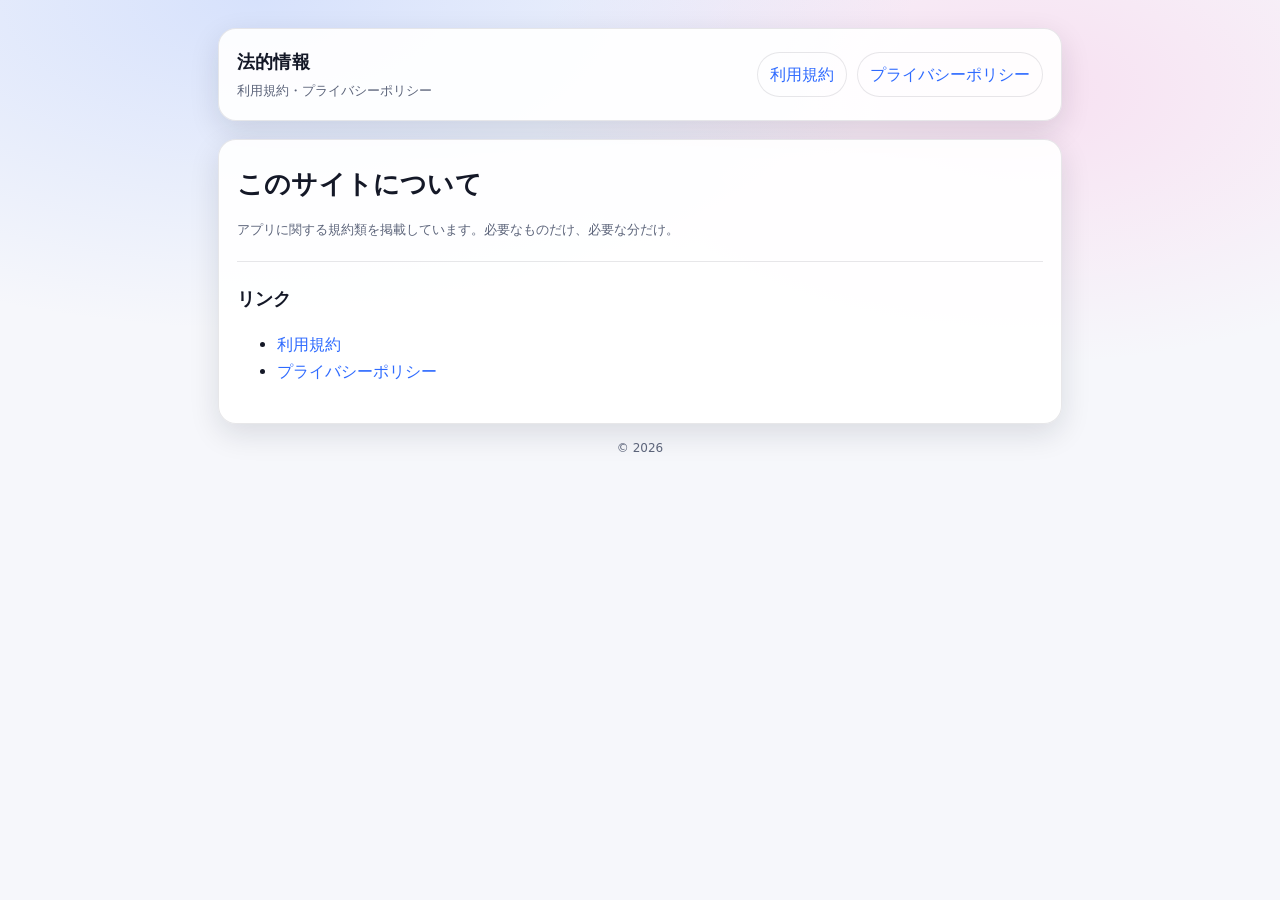
<file: index.html>
<!doctype html>
<html lang="ja">
<head>
  <meta charset="utf-8" />
  <meta name="viewport" content="width=device-width,initial-scale=1" />
  <title>法的情報</title>
  <link rel="stylesheet" href="./style.css">
</head>
<body>
  <div class="container">
    <div class="header">
      <div class="brand">
        <div class="title">法的情報</div>
        <div class="subtitle">利用規約・プライバシーポリシー</div>
      </div>
      <div class="nav">
        <a href="./terms.html">利用規約</a>
        <a href="./privacy.html">プライバシーポリシー</a>
      </div>
    </div>

    <div class="main">
      <h1>このサイトについて</h1>
      <p class="muted">アプリに関する規約類を掲載しています。必要なものだけ、必要な分だけ。</p>

      <hr>

      <h2>リンク</h2>
      <ul>
        <li><a href="./terms.html">利用規約</a></li>
        <li><a href="./privacy.html">プライバシーポリシー</a></li>
      </ul>
    </div>

    <div class="footer">© 2026</div>
  </div>
</body>
</html>
</file>
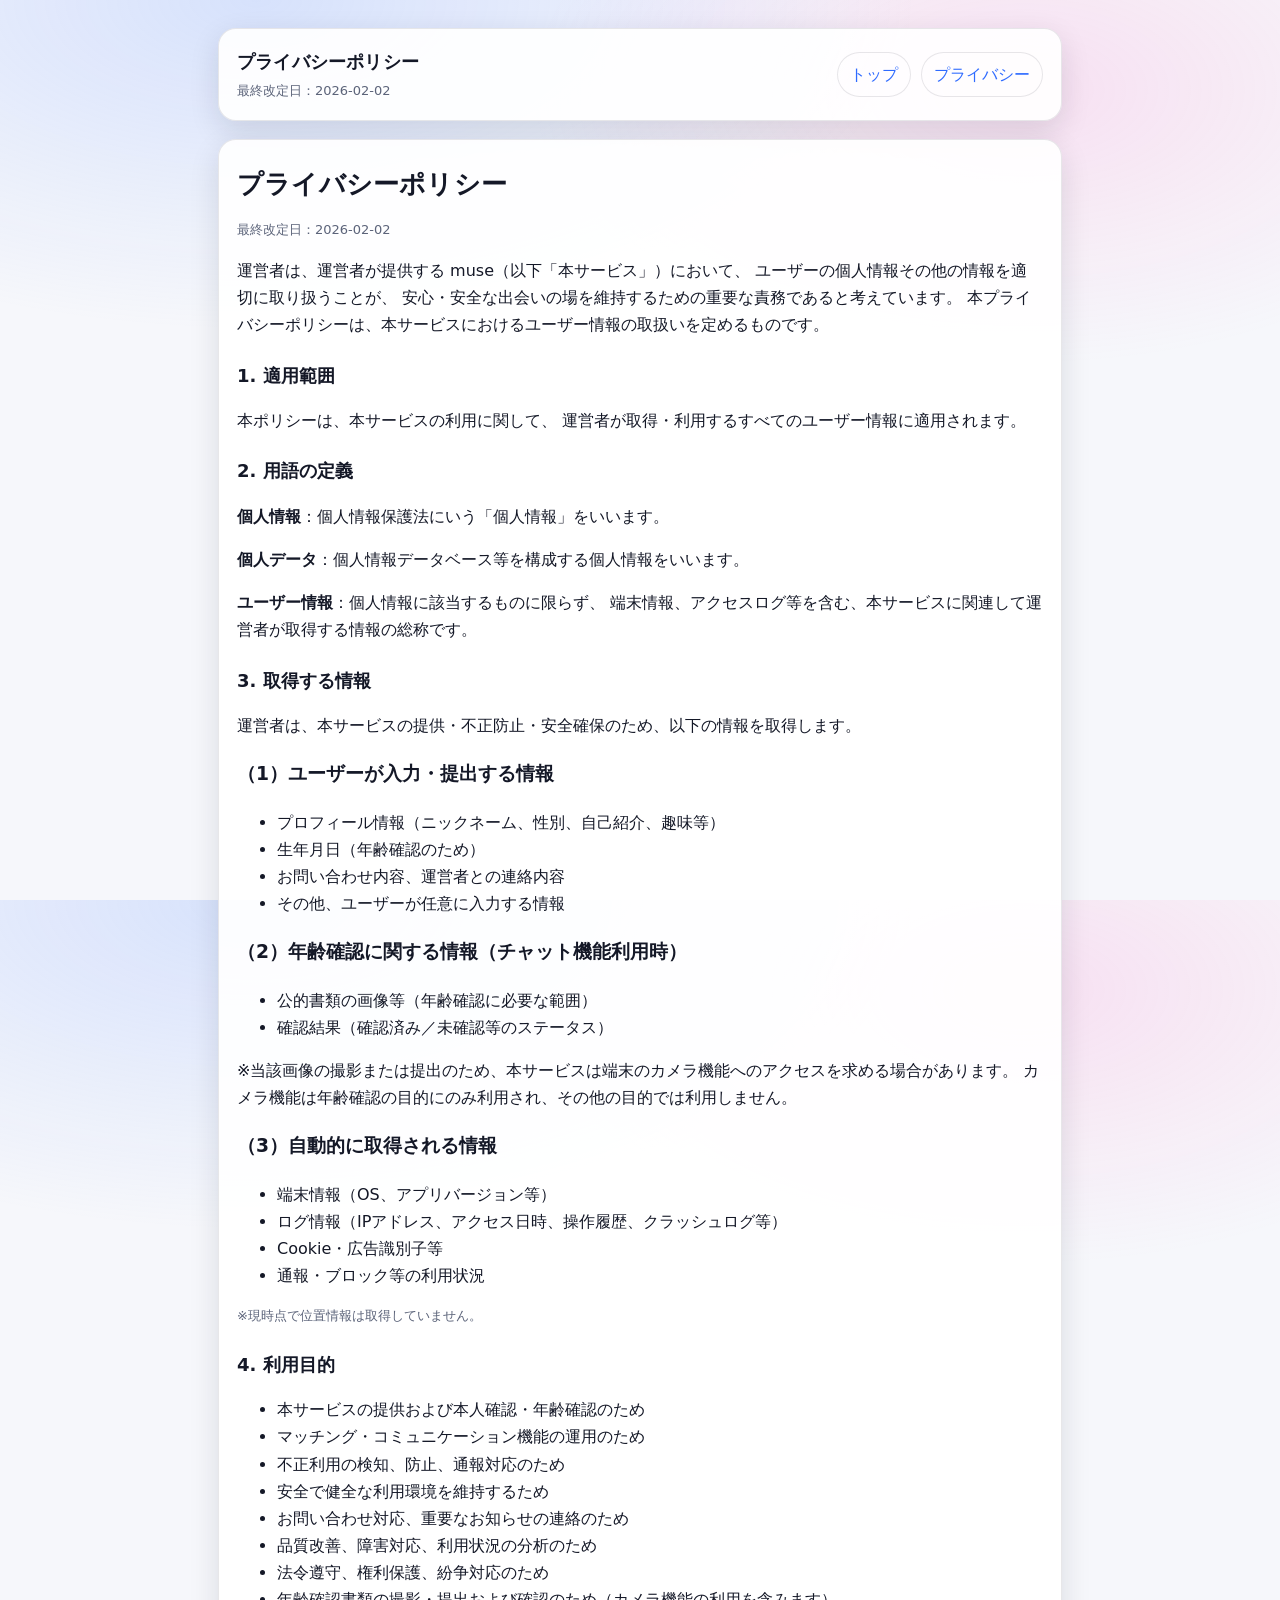
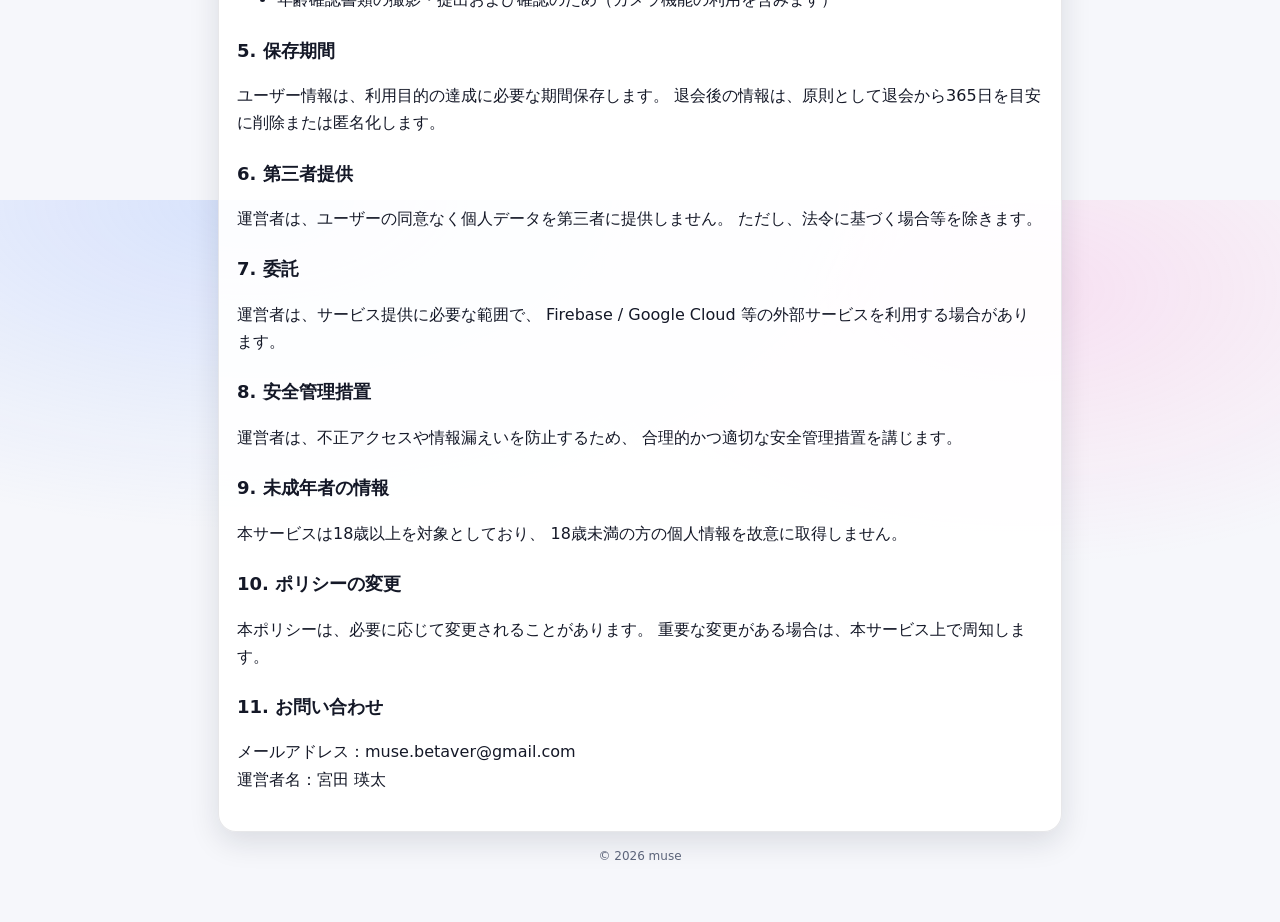
<file: privacy.html>
<!doctype html>
<html lang="ja">
<head>
  <meta charset="utf-8" />
  <meta name="viewport" content="width=device-width,initial-scale=1" />
  <title>プライバシーポリシー</title>
  <link rel="stylesheet" href="./style.css">
</head>
<body>
  <div class="container">
    <div class="header">
      <div class="brand">
        <div class="title">プライバシーポリシー</div>
        <div class="subtitle">最終改定日：2026-02-02</div>
      </div>
      <div class="nav">
        <a href="./index.html">トップ</a>
        <a href="./privacy.html">プライバシー</a>
      </div>
    </div>

    <div class="main">
      <h1>プライバシーポリシー</h1>
      <p class="muted">最終改定日：2026-02-02</p>

      <p>
        運営者は、運営者が提供する muse（以下「本サービス」）において、
        ユーザーの個人情報その他の情報を適切に取り扱うことが、
        安心・安全な出会いの場を維持するための重要な責務であると考えています。
        本プライバシーポリシーは、本サービスにおけるユーザー情報の取扱いを定めるものです。
      </p>

      <h2>1. 適用範囲</h2>
      <p>
        本ポリシーは、本サービスの利用に関して、
        運営者が取得・利用するすべてのユーザー情報に適用されます。
      </p>

      <h2>2. 用語の定義</h2>
      <p><strong>個人情報</strong>：個人情報保護法にいう「個人情報」をいいます。</p>
      <p><strong>個人データ</strong>：個人情報データベース等を構成する個人情報をいいます。</p>
      <p>
        <strong>ユーザー情報</strong>：個人情報に該当するものに限らず、
        端末情報、アクセスログ等を含む、本サービスに関連して運営者が取得する情報の総称です。
      </p>

      <h2>3. 取得する情報</h2>
      <p>運営者は、本サービスの提供・不正防止・安全確保のため、以下の情報を取得します。</p>

      <h3>（1）ユーザーが入力・提出する情報</h3>
      <ul>
        <li>プロフィール情報（ニックネーム、性別、自己紹介、趣味等）</li>
        <li>生年月日（年齢確認のため）</li>
        <li>お問い合わせ内容、運営者との連絡内容</li>
        <li>その他、ユーザーが任意に入力する情報</li>
      </ul>

      <h3>（2）年齢確認に関する情報（チャット機能利用時）</h3>
      <ul>
        <li>公的書類の画像等（年齢確認に必要な範囲）</li>
        <li>確認結果（確認済み／未確認等のステータス）</li>
      </ul>
      <p>
        ※当該画像の撮影または提出のため、本サービスは端末のカメラ機能へのアクセスを求める場合があります。
        カメラ機能は年齢確認の目的にのみ利用され、その他の目的では利用しません。
      </p>

      <h3>（3）自動的に取得される情報</h3>
      <ul>
        <li>端末情報（OS、アプリバージョン等）</li>
        <li>ログ情報（IPアドレス、アクセス日時、操作履歴、クラッシュログ等）</li>
        <li>Cookie・広告識別子等</li>
        <li>通報・ブロック等の利用状況</li>
      </ul>
      <p class="muted">
        ※現時点で位置情報は取得していません。
      </p>

      <h2>4. 利用目的</h2>
      <ul>
        <li>本サービスの提供および本人確認・年齢確認のため</li>
        <li>マッチング・コミュニケーション機能の運用のため</li>
        <li>不正利用の検知、防止、通報対応のため</li>
        <li>安全で健全な利用環境を維持するため</li>
        <li>お問い合わせ対応、重要なお知らせの連絡のため</li>
        <li>品質改善、障害対応、利用状況の分析のため</li>
        <li>法令遵守、権利保護、紛争対応のため</li>
        <li>年齢確認書類の撮影・提出および確認のため（カメラ機能の利用を含みます）</li>
      </ul>

      <h2>5. 保存期間</h2>
      <p>
        ユーザー情報は、利用目的の達成に必要な期間保存します。
        退会後の情報は、原則として退会から365日を目安に削除または匿名化します。
      </p>

      <h2>6. 第三者提供</h2>
      <p>
        運営者は、ユーザーの同意なく個人データを第三者に提供しません。
        ただし、法令に基づく場合等を除きます。
      </p>

      <h2>7. 委託</h2>
      <p>
        運営者は、サービス提供に必要な範囲で、
        Firebase / Google Cloud 等の外部サービスを利用する場合があります。
      </p>

      <h2>8. 安全管理措置</h2>
      <p>
        運営者は、不正アクセスや情報漏えいを防止するため、
        合理的かつ適切な安全管理措置を講じます。
      </p>

      <h2>9. 未成年者の情報</h2>
      <p>
        本サービスは18歳以上を対象としており、
        18歳未満の方の個人情報を故意に取得しません。
      </p>

      <h2>10. ポリシーの変更</h2>
      <p>
        本ポリシーは、必要に応じて変更されることがあります。
        重要な変更がある場合は、本サービス上で周知します。
      </p>

      <h2>11. お問い合わせ</h2>
      <p>
        メールアドレス：muse.betaver@gmail.com<br>
        運営者名：宮田 瑛太
      </p>
    </div>

    <div class="footer">© 2026 muse</div>
  </div>
</body>
</html>
</file>
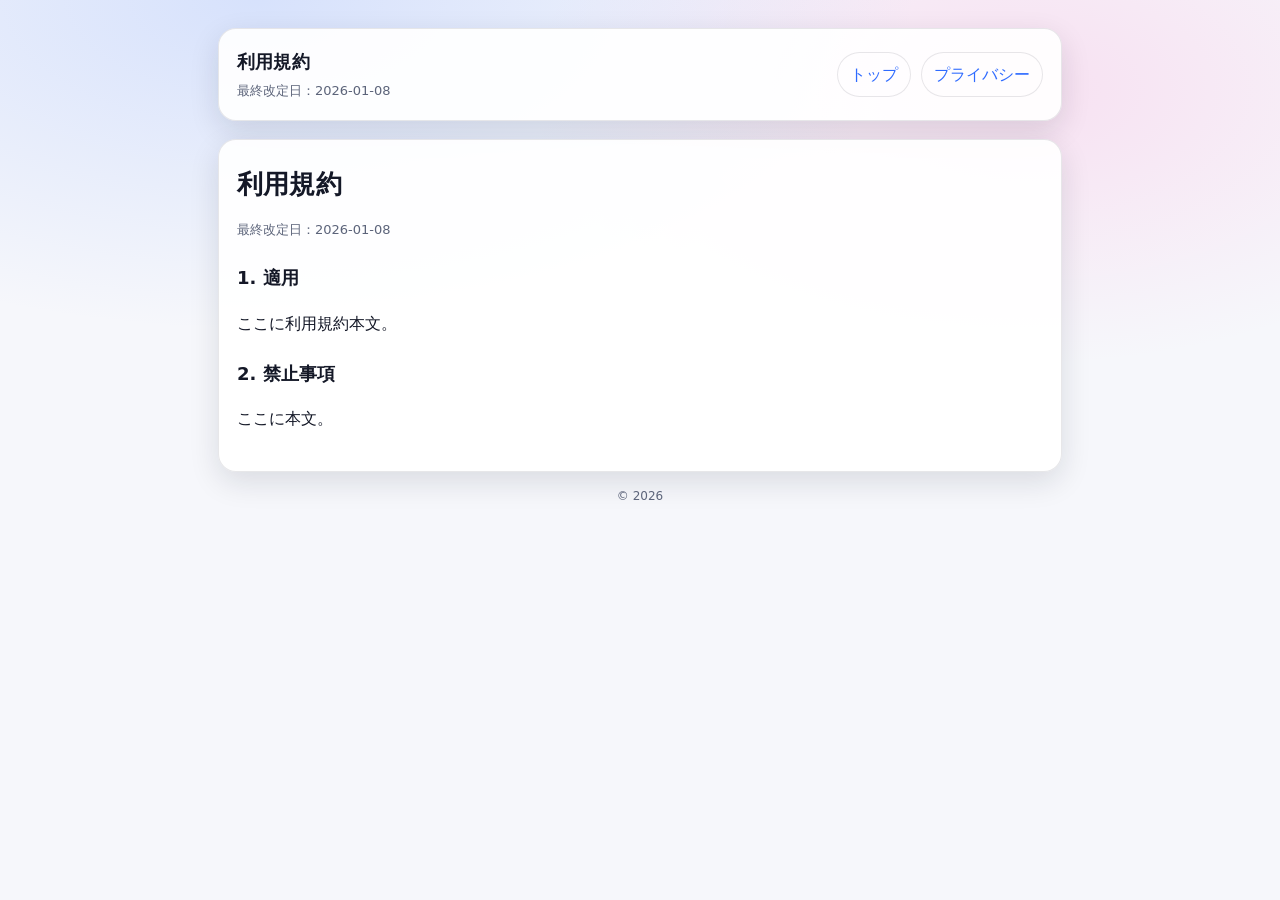
<file: terms.html>
<!doctype html>
<html lang="ja">
<head>
  <meta charset="utf-8" />
  <meta name="viewport" content="width=device-width,initial-scale=1" />
  <title>利用規約</title>
  <link rel="stylesheet" href="./style.css">
</head>
<body>
  <div class="container">
    <div class="header">
      <div class="brand">
        <div class="title">利用規約</div>
        <div class="subtitle">最終改定日：2026-01-08</div>
      </div>
      <div class="nav">
        <a href="./index.html">トップ</a>
        <a href="./privacy.html">プライバシー</a>
      </div>
    </div>

    <div class="main">
      <h1>利用規約</h1>
      <p class="muted">最終改定日：2026-01-08</p>

      <h2>1. 適用</h2>
      <p>ここに利用規約本文。</p>

      <h2>2. 禁止事項</h2>
      <p>ここに本文。</p>
    </div>

    <div class="footer">© 2026</div>
  </div>
</body>
</html>
</file>
<file: style.css>
:root{
  --bg:#0b1020;
  --card:#111a33;
  --text:#e9ecf5;
  --muted:#aeb7d6;
  --line:rgba(255,255,255,.10);
  --accent:#7aa2ff;
  --shadow:0 10px 30px rgba(0,0,0,.35);
  --radius:18px;
}

/* ユーザーがライトモード希望なら自動で切り替え */
@media (prefers-color-scheme: light){
  :root{
    --bg:#f6f7fb;
    --card:#ffffff;
    --text:#141827;
    --muted:#5c647a;
    --line:rgba(20,24,39,.10);
    --accent:#2f6bff;
    --shadow:0 10px 30px rgba(20,24,39,.12);
  }
}

*{ box-sizing:border-box; }
html,body{ height:100%; }

body{
  margin:0;
  font-family: system-ui, -apple-system, "Segoe UI", Roboto, "Noto Sans JP", sans-serif;
  line-height:1.7;
  background: radial-gradient(1200px 600px at 20% 0%, rgba(122,162,255,.25), transparent 55%),
              radial-gradient(900px 500px at 80% 10%, rgba(255,122,198,.18), transparent 55%),
              var(--bg);
  color:var(--text);
}

a{ color:var(--accent); text-decoration:none; }
a:hover{ text-decoration:underline; }

.container{
  max-width: 880px;
  margin: 0 auto;
  padding: 28px 18px 56px;
}

.header{
  display:flex;
  align-items:center;
  justify-content:space-between;
  gap:14px;
  padding: 18px 18px;
  border:1px solid var(--line);
  background: color-mix(in srgb, var(--card) 92%, transparent);
  border-radius: var(--radius);
  box-shadow: var(--shadow);
}

.brand{
  display:flex;
  flex-direction:column;
  gap:2px;
}
.brand .title{
  font-size: 18px;
  font-weight: 700;
  letter-spacing:.2px;
}
.brand .subtitle{
  font-size: 13px;
  color: var(--muted);
}

.nav{
  display:flex;
  gap:10px;
  flex-wrap:wrap;
}
.nav a{
  padding: 8px 12px;
  border-radius: 999px;
  border:1px solid var(--line);
  background: rgba(255,255,255,.04);
}

.main{
  margin-top: 18px;
  padding: 22px 18px;
  border:1px solid var(--line);
  background: color-mix(in srgb, var(--card) 92%, transparent);
  border-radius: var(--radius);
  box-shadow: var(--shadow);
}

h1{
  margin: 0 0 10px;
  font-size: 26px;
  letter-spacing:.2px;
}
h2{
  margin: 22px 0 8px;
  font-size: 18px;
}
p, li{
  color: var(--text);
}
.muted{
  color: var(--muted);
  font-size: 13px;
}

hr{
  border:0;
  border-top:1px solid var(--line);
  margin: 20px 0;
}

.footer{
  margin-top: 14px;
  color: var(--muted);
  font-size: 12px;
  text-align:center;
}
</file>
